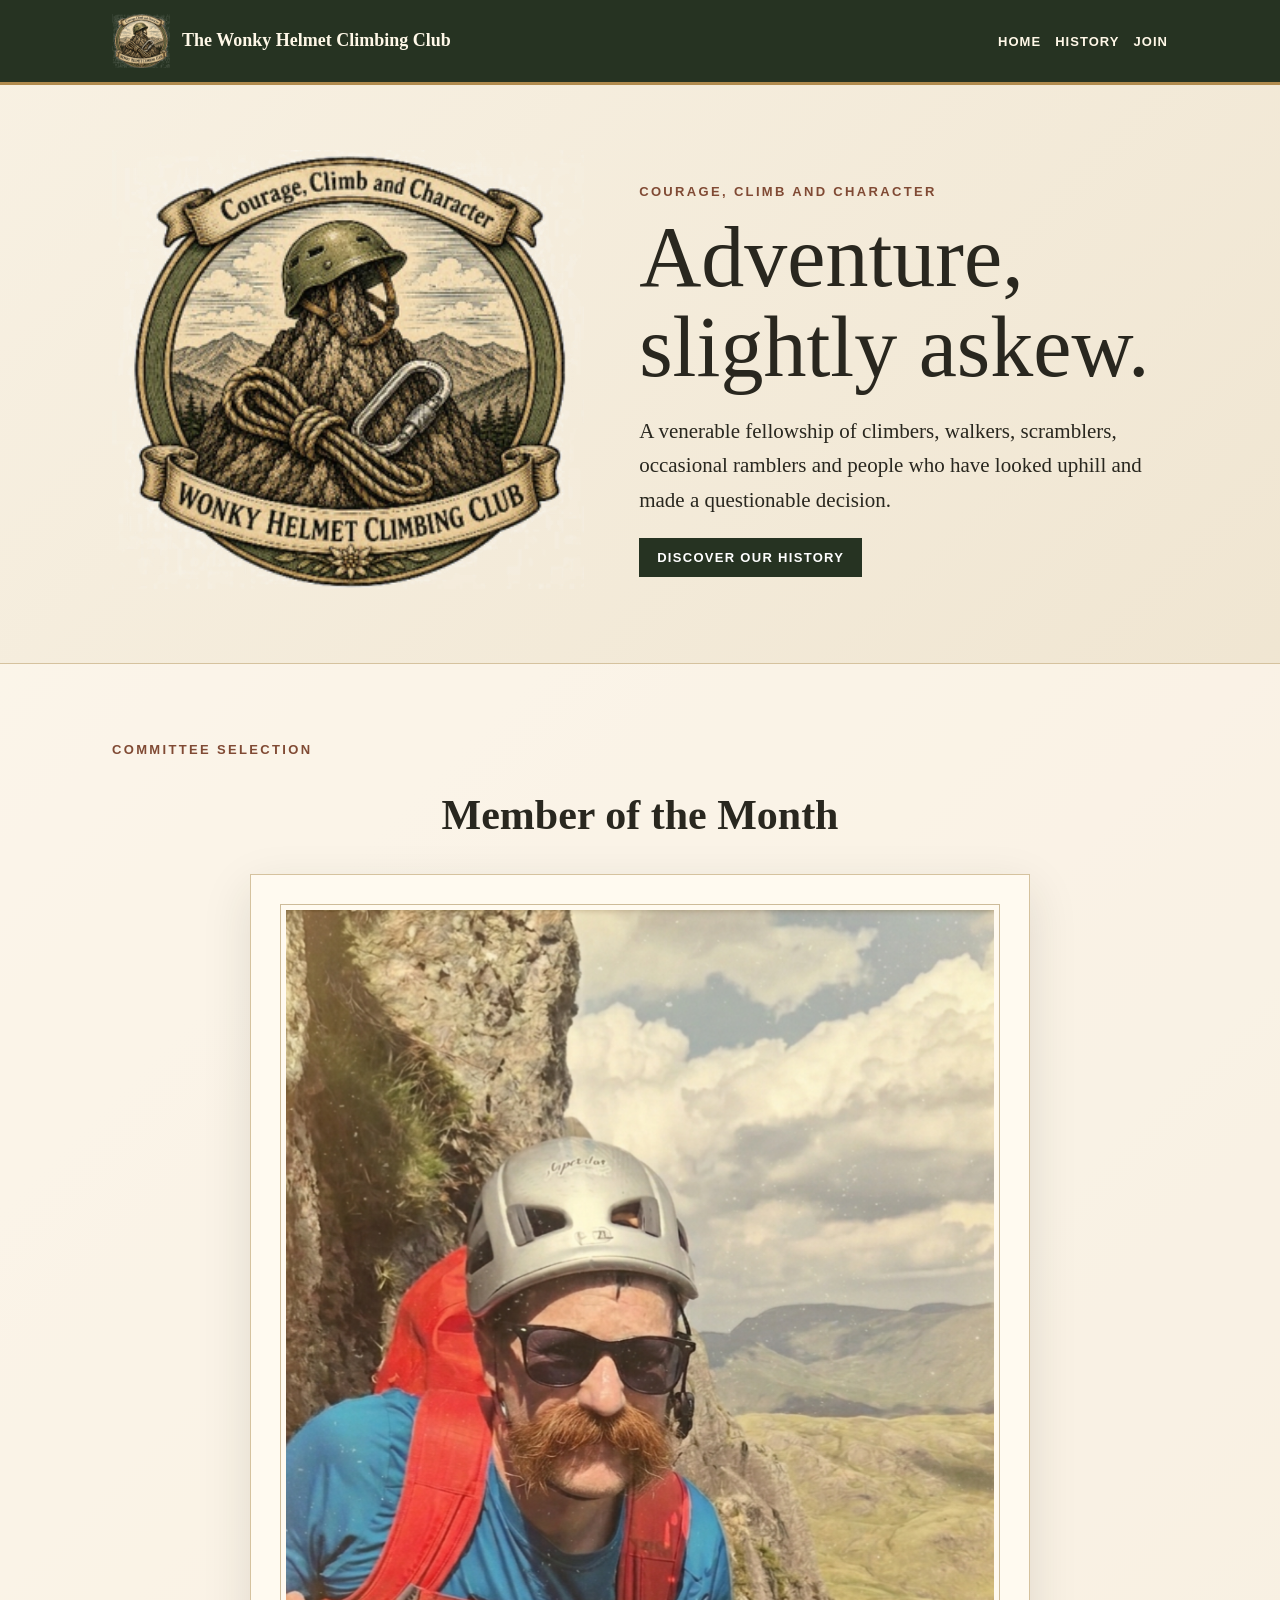
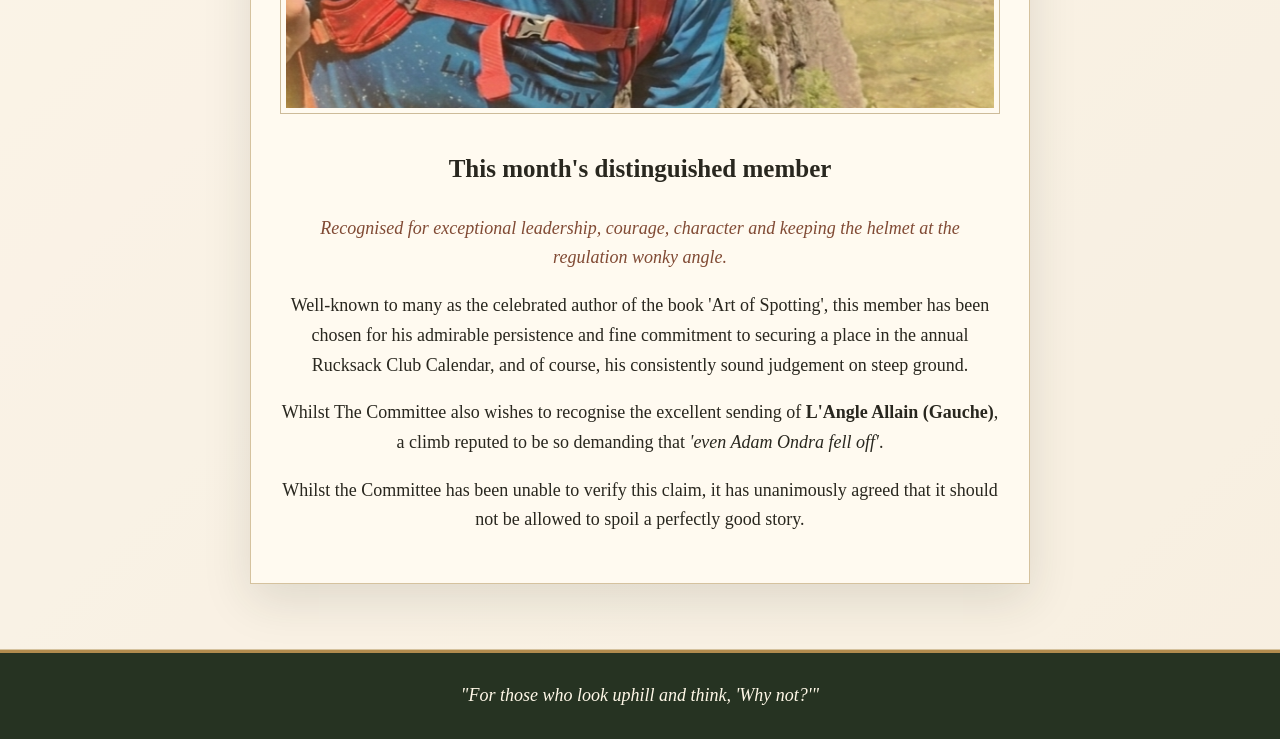
<file: index.html>
<!doctype html><html lang="en-GB"><head><meta charset="utf-8"><meta name="viewport" content="width=device-width,initial-scale=1"><meta name="robots" content="noindex, follow"><title>Wonky Helmet Climbing Club</title><link rel="stylesheet" href="styles.css"></head><body><header><nav><a class="brand" href="index.html"><img src="assets/club-badge.png" alt="Wonky Helmet Climbing Club badge"><span>The Wonky Helmet Climbing Club</span></a><div class="links"><a href="index.html">Home</a><a href="history.html">History</a><a href="join.html">Join</a></div></nav></header><main><section class="hero"><div><img src="assets/club-badge.png" alt="Wonky Helmet Climbing Club badge"></div><div class="hero-copy"><p class="eyebrow">Courage, Climb and Character</p><h1>Adventure,<br>slightly askew.</h1><p class="lead">A venerable fellowship of climbers, walkers, scramblers, occasional ramblers and people who have looked uphill and made a questionable decision.</p><a class="button" href="history.html">Discover our history</a></div></section><section class="alt"><div class="wrap"><p class="eyebrow">Committee selection</p><h2 style="text-align:center">Member of the Month</h2><article class="card member"><img class="member-photo" src="assets/member-of-the-month.png" alt="Club member climbing on a rocky mountain route"><h3>This month's distinguished member</h3><p class="member-kicker">Recognised for exceptional leadership, courage, character and keeping the helmet at the regulation wonky angle.</p><p>Well-known to many as the celebrated author of the book 'Art of Spotting', this member has been chosen for his admirable persistence and fine commitment to securing a place in the annual Rucksack Club Calendar, and of course, his consistently sound judgement on steep ground.</p><p>Whilst The Committee also wishes to recognise the excellent sending of <strong>L'Angle Allain (Gauche)</strong>, a climb reputed to be so demanding that <em>'even Adam Ondra fell off'</em>. </p><p></p><p>Whilst the Committee has been unable to verify this claim, it has unanimously agreed that it should not be allowed to spoil a perfectly good story.</p></article></div></section></main><footer>"For those who look uphill and think, 'Why not?'"</footer><script src="script.js"></script></body></html>
</file>
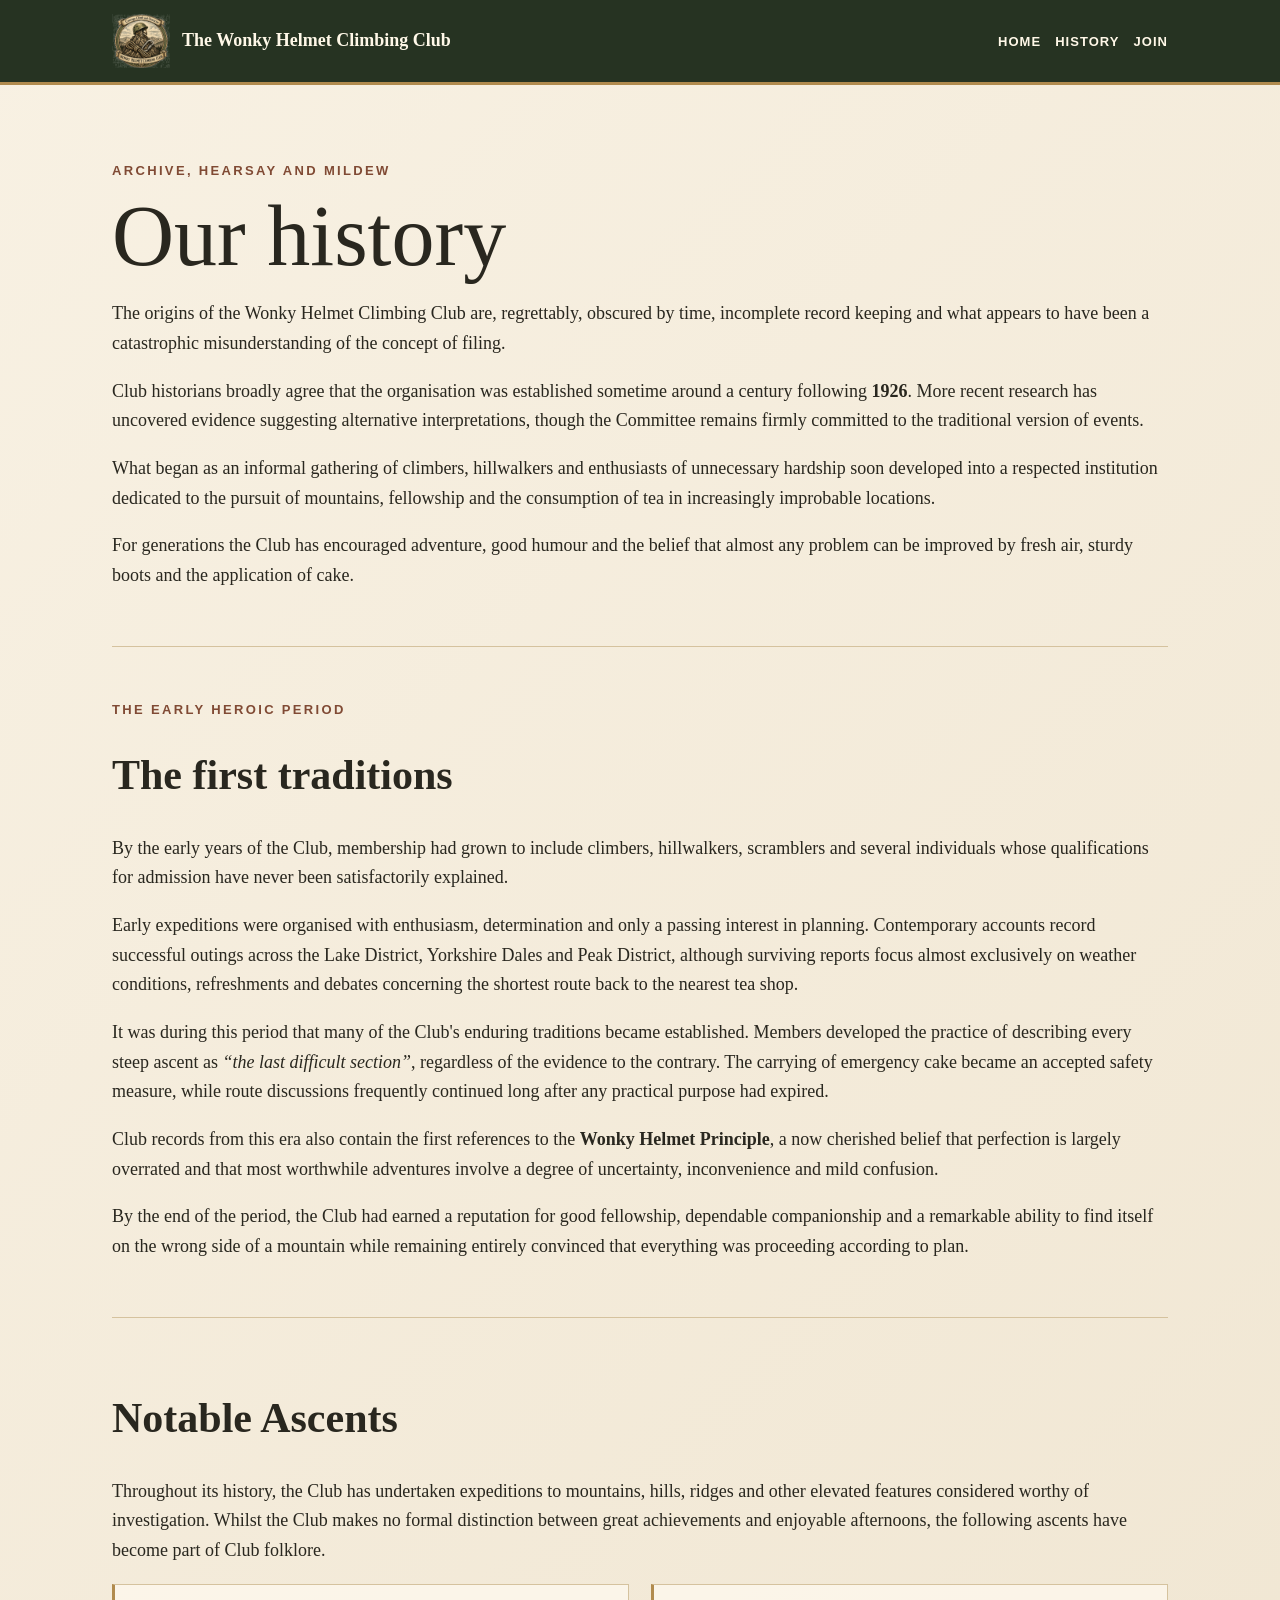
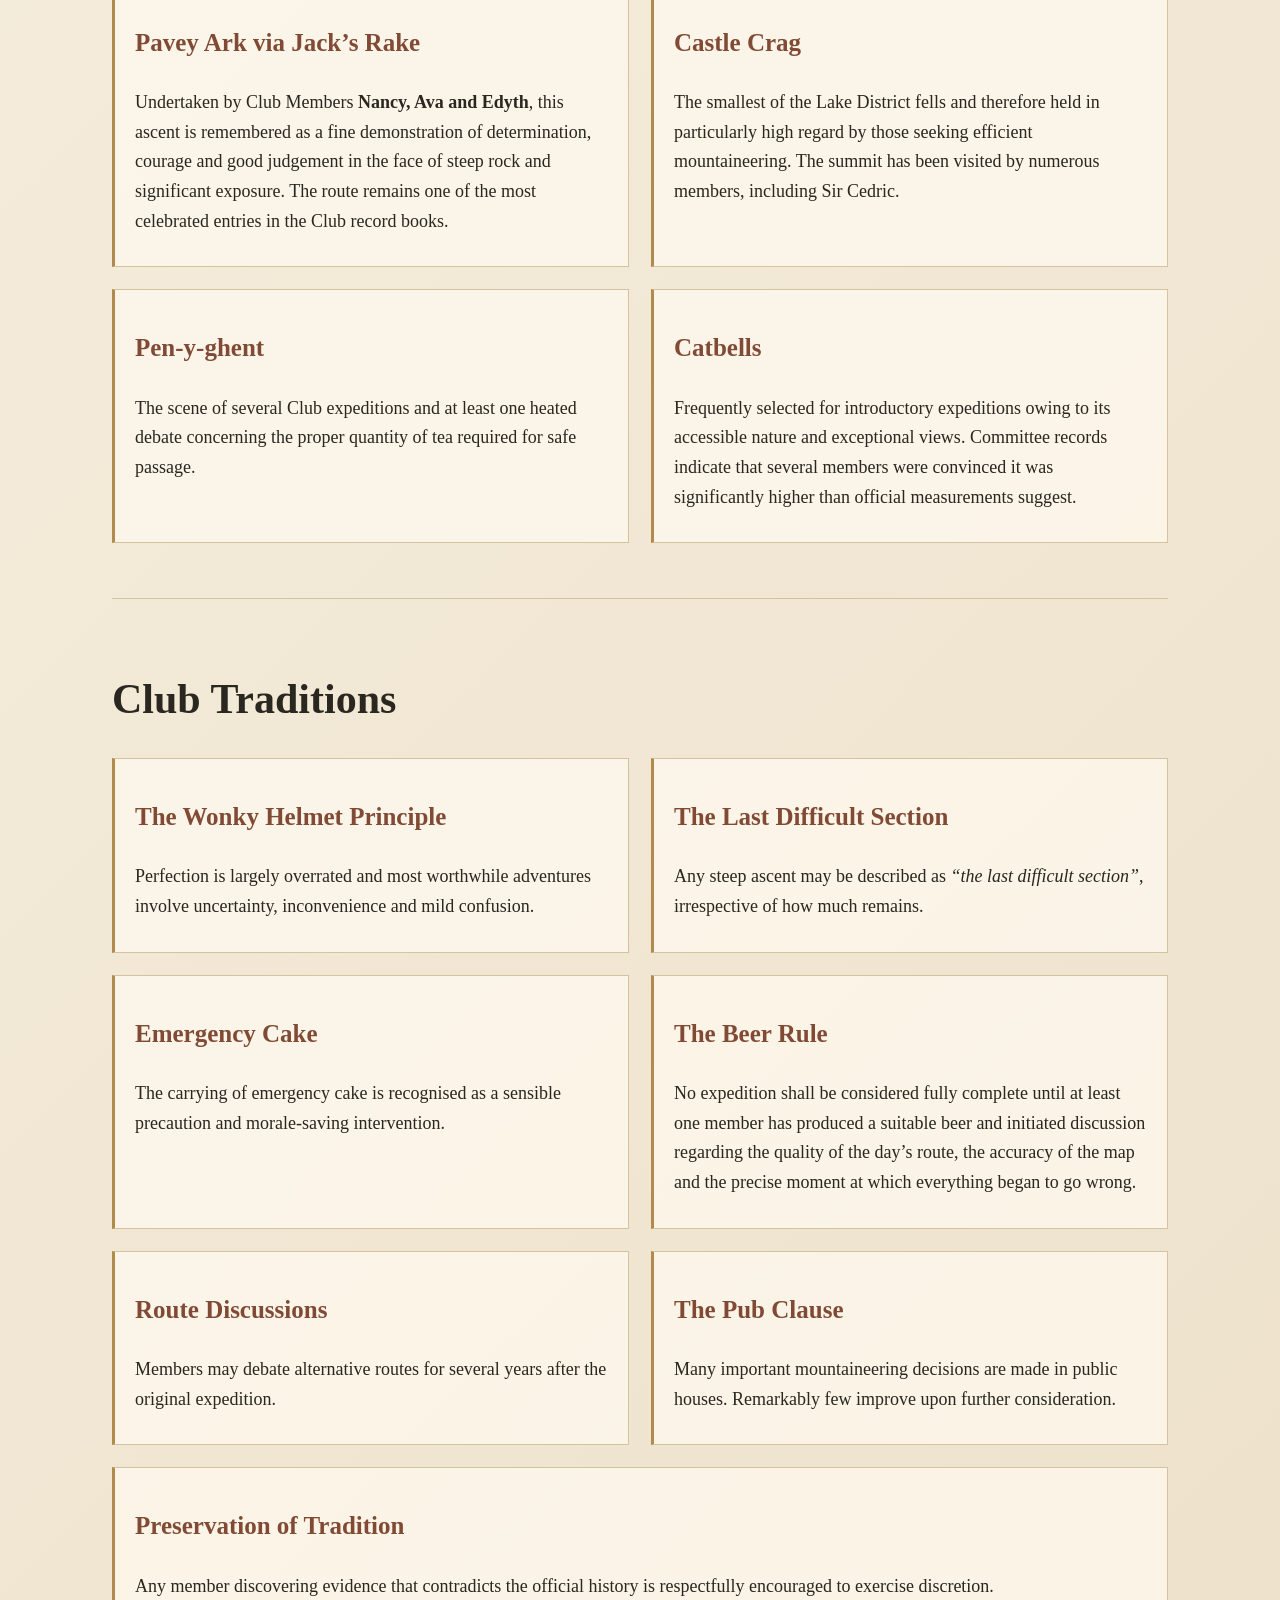
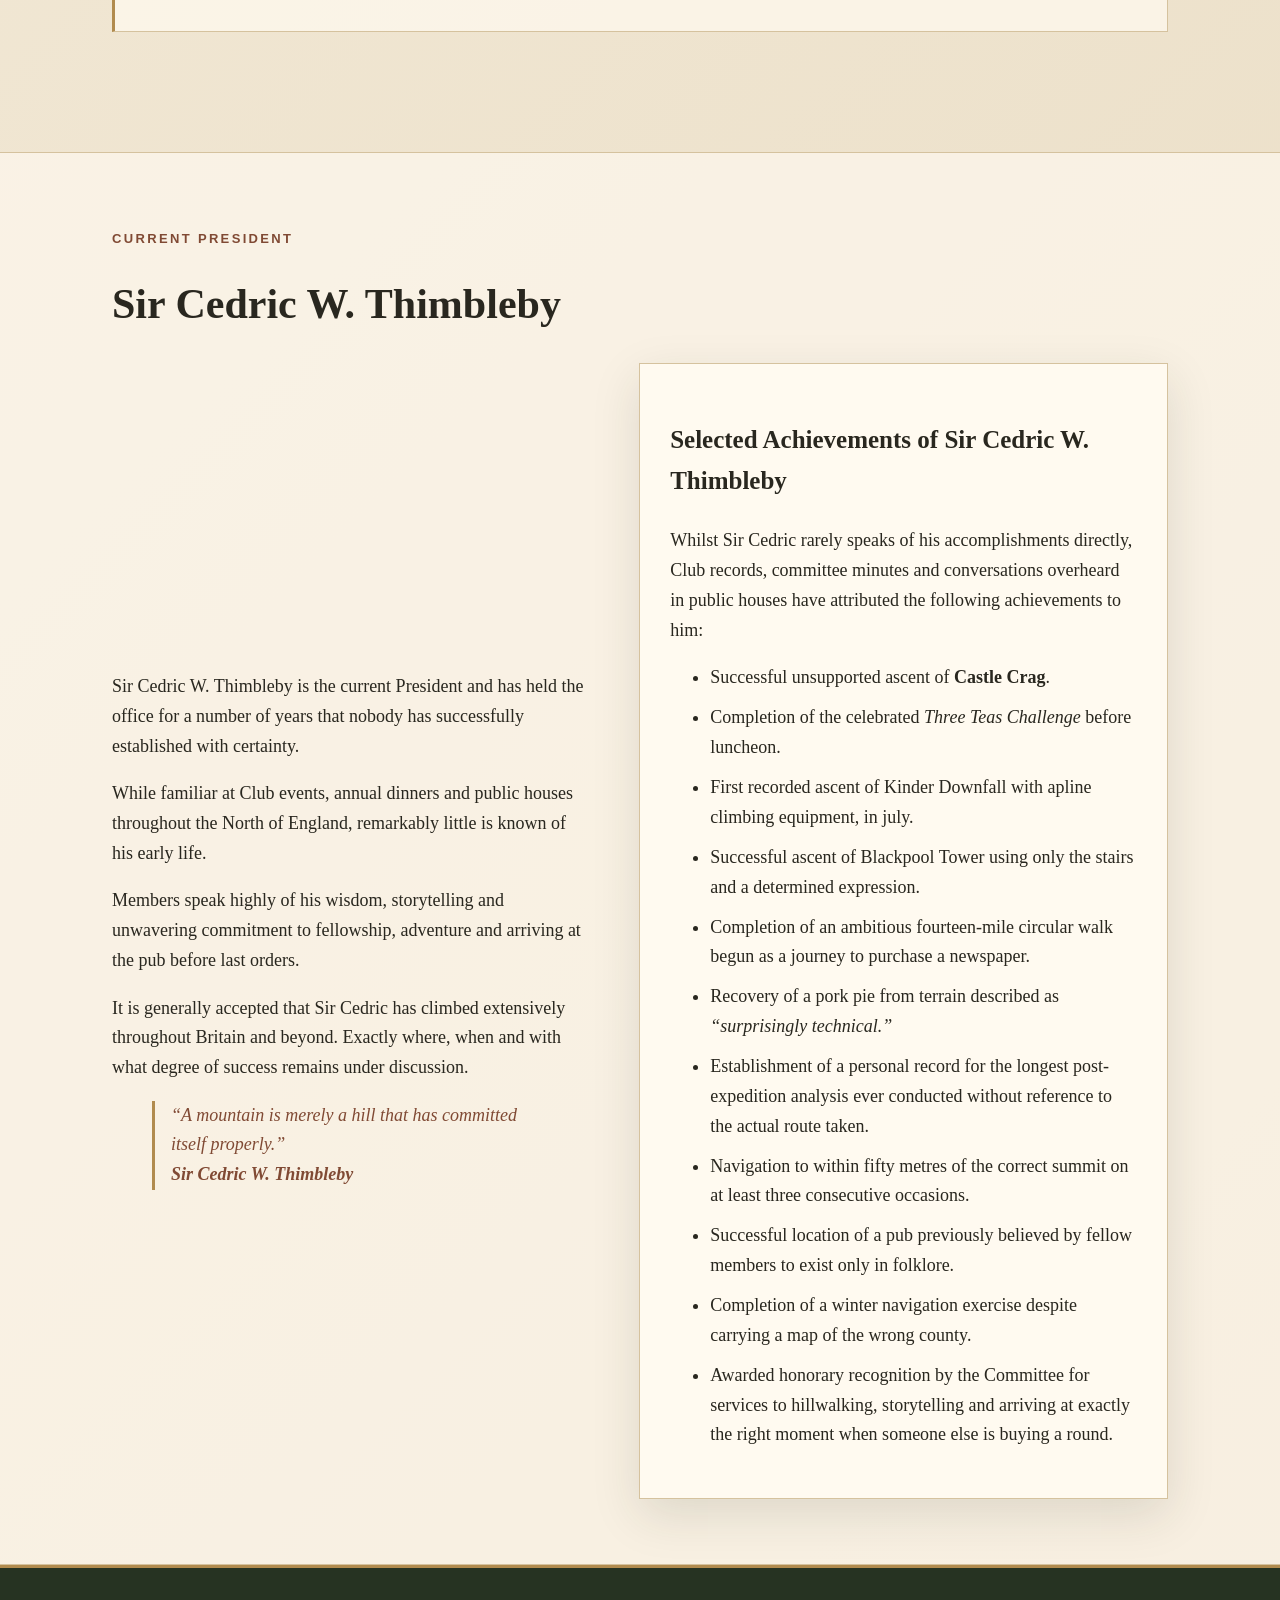
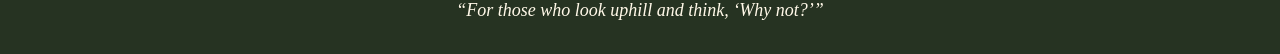
<file: history.html>
<!doctype html><html lang="en-GB"><head><meta charset="utf-8"><meta name="viewport" content="width=device-width,initial-scale=1"><title>History | Wonky Helmet Climbing Club</title><link rel="stylesheet" href="styles.css"></head><body><header><nav><a class="brand" href="index.html"><img src="assets/club-badge.png" alt="Wonky Helmet Climbing Club badge"><span>The Wonky Helmet Climbing Club</span></a><div class="links"><a href="index.html">Home</a><a href="history.html">History</a><a href="join.html">Join</a></div></nav></header><main><section class="wrap"><p class="eyebrow">Archive, hearsay and mildew</p><h1>Our history</h1><section class="history-section"><p>The origins of the Wonky Helmet Climbing Club are, regrettably, obscured by time, incomplete record keeping and what appears to have been a catastrophic misunderstanding of the concept of filing.</p><p>Club historians broadly agree that the organisation was established sometime around a century following <strong>1926</strong>. More recent research has uncovered evidence suggesting alternative interpretations, though the Committee remains firmly committed to the traditional version of events.</p><p>What began as an informal gathering of climbers, hillwalkers and enthusiasts of unnecessary hardship soon developed into a respected institution dedicated to the pursuit of mountains, fellowship and the consumption of tea in increasingly improbable locations.</p><p>For generations the Club has encouraged adventure, good humour and the belief that almost any problem can be improved by fresh air, sturdy boots and the application of cake.</p></section><section class="history-section"><p class="eyebrow">The Early Heroic Period</p><h2>The first traditions</h2><p>By the early years of the Club, membership had grown to include climbers, hillwalkers, scramblers and several individuals whose qualifications for admission have never been satisfactorily explained.</p><p>Early expeditions were organised with enthusiasm, determination and only a passing interest in planning. Contemporary accounts record successful outings across the Lake District, Yorkshire Dales and Peak District, although surviving reports focus almost exclusively on weather conditions, refreshments and debates concerning the shortest route back to the nearest tea shop.</p><p>It was during this period that many of the Club's enduring traditions became established. Members developed the practice of describing every steep ascent as <em>“the last difficult section”</em>, regardless of the evidence to the contrary. The carrying of emergency cake became an accepted safety measure, while route discussions frequently continued long after any practical purpose had expired.</p><p>Club records from this era also contain the first references to the <strong>Wonky Helmet Principle</strong>, a now cherished belief that perfection is largely overrated and that most worthwhile adventures involve a degree of uncertainty, inconvenience and mild confusion.</p><p>By the end of the period, the Club had earned a reputation for good fellowship, dependable companionship and a remarkable ability to find itself on the wrong side of a mountain while remaining entirely convinced that everything was proceeding according to plan.</p></section><section class="history-section"><h2>Notable Ascents</h2><p>Throughout its history, the Club has undertaken expeditions to mountains, hills, ridges and other elevated features considered worthy of investigation. Whilst the Club makes no formal distinction between great achievements and enjoyable afternoons, the following ascents have become part of Club folklore.</p><div class="ascent-grid"><article class="ascent"><h3>Pavey Ark via Jack’s Rake</h3><p>Undertaken by Club Members <strong>Nancy, Ava and Edyth</strong>, this ascent is remembered as a fine demonstration of determination, courage and good judgement in the face of steep rock and significant exposure. The route remains one of the most celebrated entries in the Club record books.</p></article><article class="ascent"><h3>Castle Crag</h3><p>The smallest of the Lake District fells and therefore held in particularly high regard by those seeking efficient mountaineering. The summit has been visited by numerous members, including Sir Cedric.</p></article><article class="ascent"><h3>Pen-y-ghent</h3><p>The scene of several Club expeditions and at least one heated debate concerning the proper quantity of tea required for safe passage.</p></article><article class="ascent"><h3>Catbells</h3><p>Frequently selected for introductory expeditions owing to its accessible nature and exceptional views. Committee records indicate that several members were convinced it was significantly higher than official measurements suggest.</p></article></div></section><section class="history-section"><h2>Club Traditions</h2><div class="tradition-grid"><article class="tradition"><h3>The Wonky Helmet Principle</h3><p>Perfection is largely overrated and most worthwhile adventures involve uncertainty, inconvenience and mild confusion.</p></article><article class="tradition"><h3>The Last Difficult Section</h3><p>Any steep ascent may be described as <em>“the last difficult section”</em>, irrespective of how much remains.</p></article><article class="tradition"><h3>Emergency Cake</h3><p>The carrying of emergency cake is recognised as a sensible precaution and morale-saving intervention.</p></article><article class="tradition"><h3>The Beer Rule</h3><p>No expedition shall be considered fully complete until at least one member has produced a suitable beer and initiated discussion regarding the quality of the day’s route, the accuracy of the map and the precise moment at which everything began to go wrong.</p></article><article class="tradition"><h3>Route Discussions</h3><p>Members may debate alternative routes for several years after the original expedition.</p></article><article class="tradition"><h3>The Pub Clause</h3><p>Many important mountaineering decisions are made in public houses. Remarkably few improve upon further consideration.</p></article><article class="tradition tradition-wide"><h3>Preservation of Tradition</h3><p>Any member discovering evidence that contradicts the official history is respectfully encouraged to exercise discretion.</p></article></div></section></section><section class="alt"><div class="wrap"><p class="eyebrow">Current President</p><h2>Sir Cedric W. Thimbleby</h2><div class="grid"><div><p>Sir Cedric W. Thimbleby is the current President and has held the office for a number of years that nobody has successfully established with certainty.</p><p>While familiar at Club events, annual dinners and public houses throughout the North of England, remarkably little is known of his early life.</p><p>Members speak highly of his wisdom, storytelling and unwavering commitment to fellowship, adventure and arriving at the pub before last orders.</p><p>It is generally accepted that Sir Cedric has climbed extensively throughout Britain and beyond. Exactly where, when and with what degree of success remains under discussion.</p><blockquote class="quote">“A mountain is merely a hill that has committed itself properly.”<br><strong>Sir Cedric W. Thimbleby</strong></blockquote></div><div class="card"><h3>Selected Achievements of Sir Cedric W. Thimbleby</h3><p>Whilst Sir Cedric rarely speaks of his accomplishments directly, Club records, committee minutes and conversations overheard in public houses have attributed the following achievements to him:</p><ul class="achievements"><li>Successful unsupported ascent of <strong>Castle Crag</strong>.</li><li>Completion of the celebrated <em>Three Teas Challenge</em> before luncheon.</li><li>First recorded ascent of Kinder Downfall with apline climbing equipment, in july.</li><li>Successful ascent of Blackpool Tower using only the stairs and a determined expression.</li><li>Completion of an ambitious fourteen-mile circular walk begun as a journey to purchase a newspaper.</li><li>Recovery of a pork pie from terrain described as <em>“surprisingly technical.”</em></li><li>Establishment of a personal record for the longest post-expedition analysis ever conducted without reference to the actual route taken.</li><li>Navigation to within fifty metres of the correct summit on at least three consecutive occasions.</li><li>Successful location of a pub previously believed by fellow members to exist only in folklore.</li><li>Completion of a winter navigation exercise despite carrying a map of the wrong county.</li><li>Awarded honorary recognition by the Committee for services to hillwalking, storytelling and arriving at exactly the right moment when someone else is buying a round.</li></ul></div></div></div></section></main><footer>“For those who look uphill and think, ‘Why not?’”</footer><script src="script.js"></script></body></html>
</file>
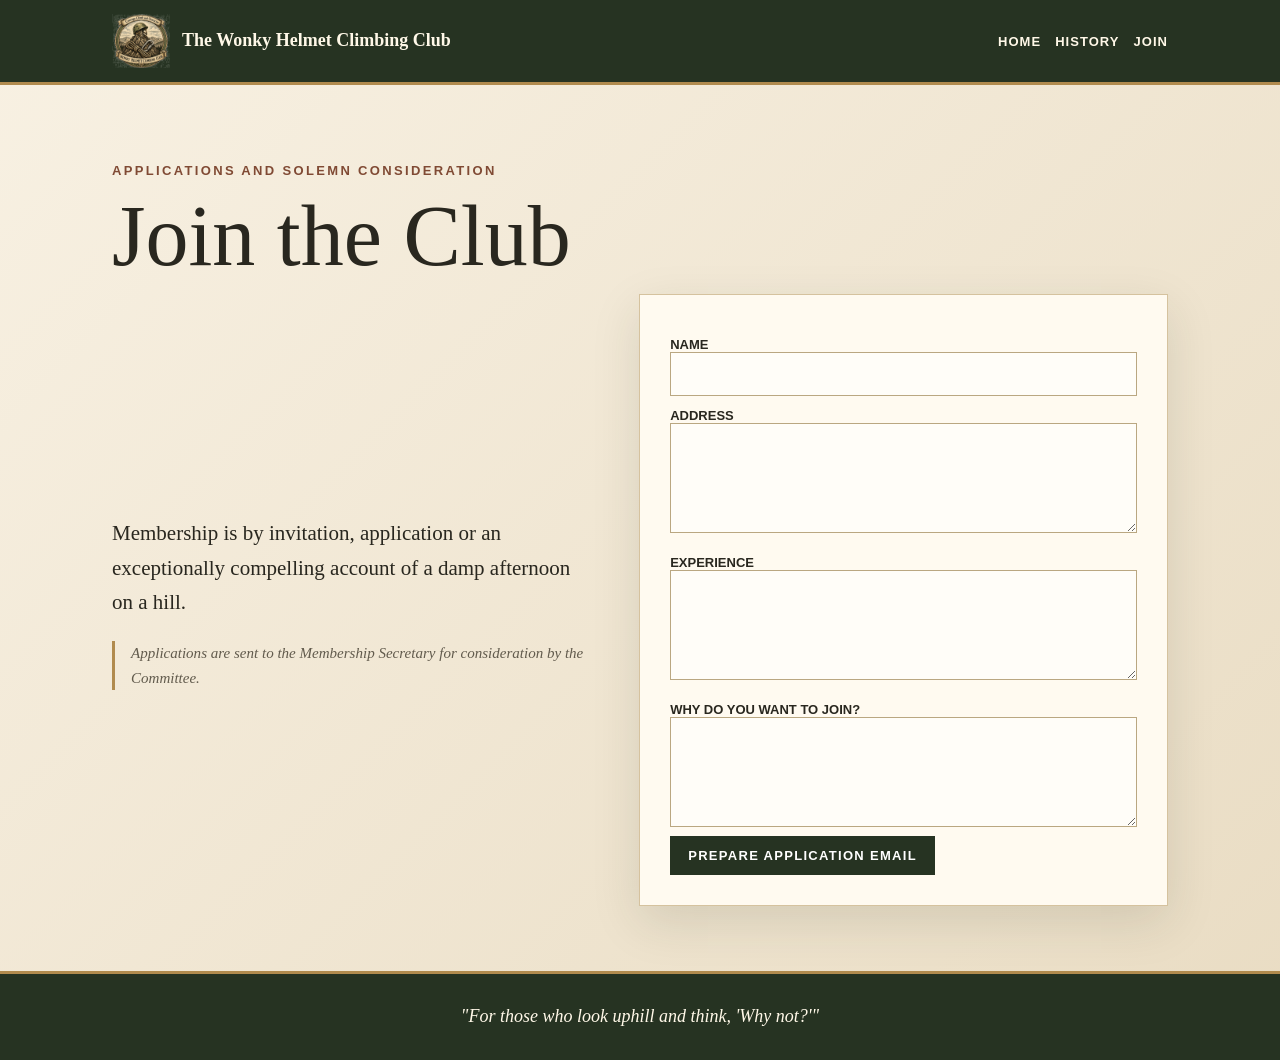
<file: join.html>
<!doctype html><html lang="en-GB"><head><meta charset="utf-8"><meta name="viewport" content="width=device-width,initial-scale=1"><meta name="robots" content="noindex, follow"><title>Join | Wonky Helmet Climbing Club</title><link rel="stylesheet" href="styles.css"></head><body><header><nav><a class="brand" href="index.html"><img src="assets/club-badge.png" alt="Wonky Helmet Climbing Club badge"><span>The Wonky Helmet Climbing Club</span></a><div class="links"><a href="index.html">Home</a><a href="history.html">History</a><a href="join.html">Join</a></div></nav></header><main><section class="wrap"><p class="eyebrow">Applications and solemn consideration</p><h1>Join the Club</h1><div class="grid"><div><p class="lead">Membership is by invitation, application or an exceptionally compelling account of a damp afternoon on a hill.</p><p class="submission-note"><em>Applications are sent to the Membership Secretary for consideration by the Committee.</em></p></div><form class="card"><label for="name">Name</label><input id="name" name="name" required><label for="address">Address</label><textarea id="address" name="address" required></textarea><label for="experience">Experience</label><textarea id="experience" name="experience" required></textarea><label for="why">Why do you want to join?</label><textarea id="why" name="why" required></textarea><button class="button" type="submit">Prepare application email</button></form></div></section></main><footer>"For those who look uphill and think, 'Why not?'"</footer><script src="script.js"></script></body></html>
</file>
<file: styles.css>
:root{--g:#263322;--gold:#b18b4e;--cream:#fffaf0;--ink:#29271f;--rust:#804a34;--line:#d5c29e}*{box-sizing:border-box}body{margin:0;background:linear-gradient(135deg,#f8f1e3,#e9dcc3);color:var(--ink);font:18px/1.65 Georgia,serif}header,footer{background:var(--g);color:#fff8e8}header{border-bottom:3px solid var(--gold)}nav{max-width:1100px;margin:auto;padding:12px 22px;display:flex;align-items:center;justify-content:space-between}.brand{display:flex;align-items:center;gap:12px;color:inherit;text-decoration:none;font-weight:bold}.brand img{width:58px;height:58px;object-fit:contain}.links{display:flex;gap:14px}.links a{color:inherit;text-decoration:none;font:700 13px Arial;text-transform:uppercase;letter-spacing:.08em}.hero,.wrap{max-width:1100px;margin:auto;padding:65px 22px}.hero,.grid{display:grid;grid-template-columns:1fr 1.12fr;gap:55px;align-items:center}.hero img{width:100%;max-height:510px;object-fit:contain}.eyebrow{font:700 13px Arial;color:var(--rust);letter-spacing:.18em;text-transform:uppercase}h1{font-size:clamp(48px,7vw,86px);line-height:1.05;margin:.15em 0;font-weight:500}h2{font-size:42px;line-height:1.12}h3{font-size:25px}.lead{font-size:21px}.button{display:inline-block;background:var(--g);color:#fff;padding:12px 18px;text-decoration:none;text-transform:uppercase;font:700 13px Arial;letter-spacing:.1em;border:0;cursor:pointer}.alt{background:#fffaf0aa;border-block:1px solid var(--line)}.card{background:var(--cream);border:1px solid var(--line);padding:30px;box-shadow:0 16px 45px #28302320}.member{max-width:780px;margin:auto;text-align:center}.member-photo{width:100%;height:100%;aspect-ratio:8/9;object-fit:cover;object-position:50% 44%;border:5px solid var(--cream);outline:1px solid #cdbb99}.member-kicker,.quote{color:var(--rust);font-style:italic}.history-section{margin-bottom:55px}.history-section+.history-section{border-top:1px solid var(--line);padding-top:42px}.ascent-grid,.tradition-grid{display:grid;grid-template-columns:1fr 1fr;gap:22px}.ascent,.tradition{background:#fffaf0b8;border:1px solid var(--line);border-left:3px solid var(--gold);padding:12px 20px}.ascent h3,.tradition h3{color:var(--rust)}.tradition-wide{grid-column:1/-1}.achievements li{margin:.65rem 0}.quote,.submission-note{border-left:3px solid var(--gold);padding-left:16px}.submission-note{font-size:.94rem;color:#625b4d}label{display:block;font:bold 13px Arial;text-transform:uppercase;margin-top:12px}input,textarea{width:100%;padding:12px;border:1px solid #baa781;background:#fffdf8;font:16px Georgia}textarea{min-height:110px}footer{text-align:center;padding:28px;border-top:3px solid var(--gold);font-style:italic}@media(max-width:760px){.hero,.grid,.ascent-grid,.tradition-grid{grid-template-columns:1fr}.hero-copy{order:-1}.brand span{display:none}.tradition-wide{grid-column:auto}}
</file>
